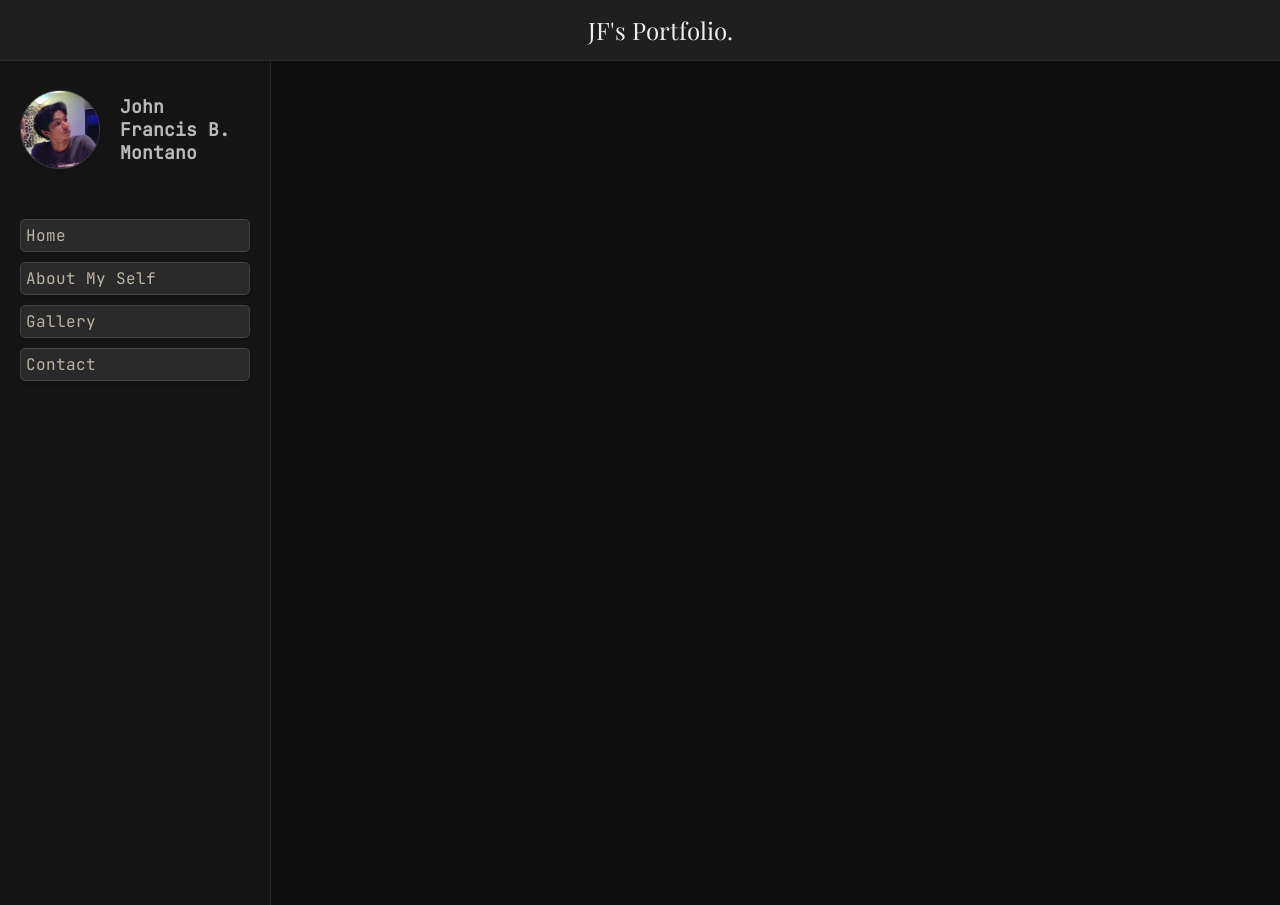
<file: index.html>
<!DOCTYPE html>
<!-- This is the main page of the IFRAME -->
<html lang="en">
<head>
    <link rel="stylesheet" href="Fonts.css">
    <link rel="icon" type="image/png" href="Assets/Profile.png">
    <meta charset="UTF-8">
    <title>JF's Portfolio</title>

    <style>
        body {
            overflow: hidden;
            background-color: #0F0F0F;

            color: #EEEEEE;
            margin: 0;
            font-family: Mono;
            
        }
        .ContHeader { /* i've added a header here -just edit */
            position: fixed;
            top: 0;
            z-index: 1;
            width: 100%;
            display: flex;
            margin-top:0px;
            color: #EEEEEE;
            font-family: Playfair;
            font-size: 12px;
            height: 20px;
            justify-content: center;
            padding: 20px;
            background-color: #212121ea;
            border-bottom: 1.5px solid #2b2b2b;
            box-shadow: 0px 4px 6px rgba(0, 0, 0, 0.1);
            h1{
                align-self: center;
                font-weight: 30;
            }
        }
        /* Main container */
        .container {
            display: flex;
            height: 100vh;
            width: 100%;
            
            .profile{
                display: flex;
                margin-bottom: 40px;
                align-items: center;
                .pfpBorder{
                    display: flex;
                    justify-content: center;
                    align-items: center;
                    width: 150px;
                    margin-right: 20px;
                    border-radius: 100%;
                    border: 1.8px solid #434343;
                    box-shadow: 0px 4px 6px rgba(0, 0, 0, 0.1);
                    .pfp{
                        width: 100%;
                        height: 100%;
                    }
                    
                }
            }
        }
        /* Left column - Navigation */
        .menu {
            
            margin-top: 0px;
            position: Fixed;
            top: 0;
            width: 18%;
            height: 100%;
            background-color: #181818c4;
            padding: 20px;
            padding-top: 80px;
            border-right: 1.5px solid #2b2b2b;

        }
        .menu:hover{
            background-color: #181818e7;
            transition: opacity 0.1s linear;
        }
        .menu h2 {
            color: #b9b9b9;
            font-size: 18px;
        }
        .menu a {
            display: block;
            color: #bbb4a5;
            text-decoration: none;
            padding: 5px;
            margin-bottom: 10px;
            background-color: #2B2A2A;
            border-radius: 5px;
            border: 1px solid #434343;
            box-shadow: 0px 4px 2px rgba(0, 0, 0, 0.1);
        }
        .menu a:hover {
            background-color: #ffd0d0;
            color: #2B2A2A;
            border: 1px solid #a1a1a1;
            font-weight: bold;
            
        }
        /* Right column - Content */
        .content {
            
            width: 100%;
            height: 100%;
            

        }
        iframe {
            width: 100%;
            height: 100%;
            border: none;
        }
        
    </style>
</head>

<body>
    <div class="ContHeader">  <!-- header area  here -->
        <h1> JF's Portfolio.</h1>
    </div>
    <div class="container">

        <!-- LEFT COLUMN -->
        <div class="menu">
            <div class="profile">
                <div class="pfpBorder"><img class="pfp" src="Assets/Profile.png"></div>
                <h2>John Francis B. Montano</h2>
            </div>

            <a href="home.html" target="contentFrame">Home</a>
            <a href="autobiography.html" target="contentFrame">About My Self</a>
            <a href="gallery.html" target="contentFrame">Gallery</a>
            <a href="contacts.html" target="contentFrame">Contact</a>
        </div>

        <!-- RIGHT COLUMN -->
        <div class="content">
            <iframe
                url="home.html"
                name="contentFrame"
                title="Page Content">
            </iframe>
            
            
        </div>
        

    </div>

</body>
</html>
</file>
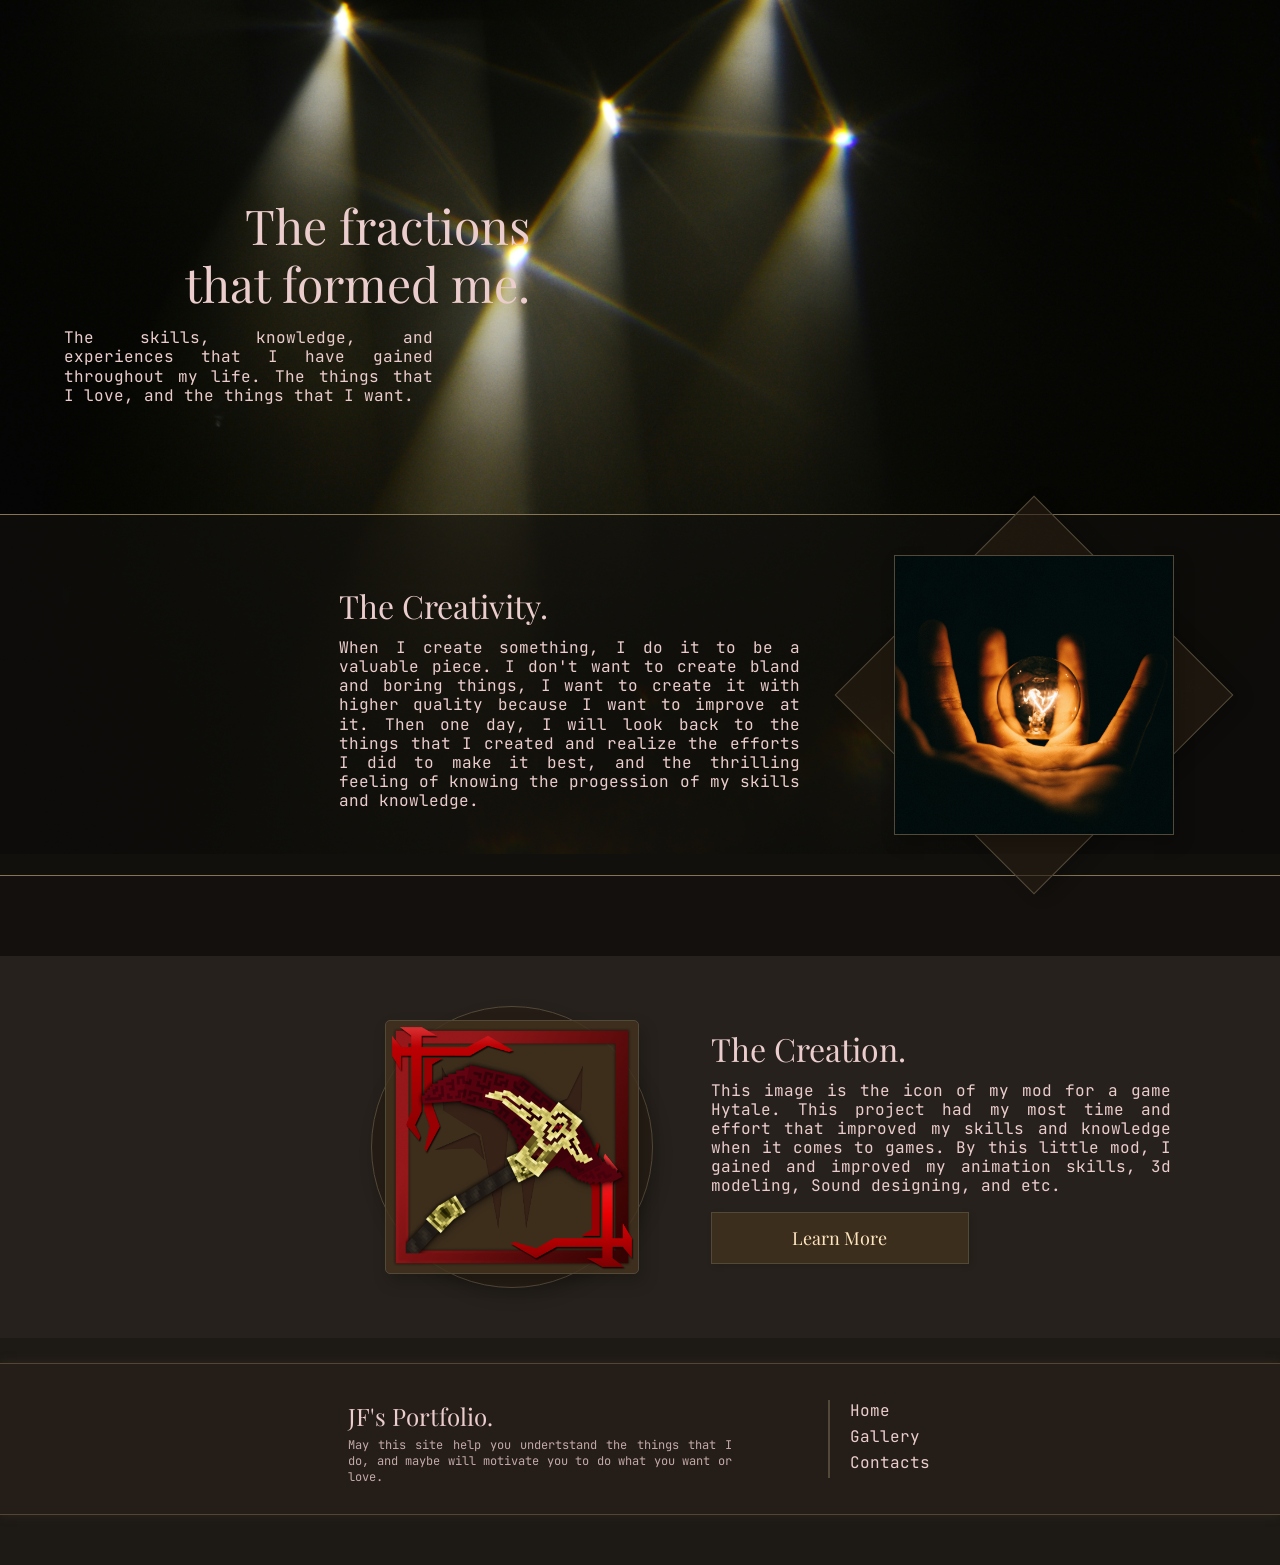
<file: autobiography.html>
<!DOCTYPE html>
<html lang="en">
    <head>
        <link rel="stylesheet" href="Fonts.css">
    </head>
<style>
    html::-webkit-scrollbar,
    body::-webkit-scrollbar {
        display: none;
    }
    @font-face{
        font-family: 'Mono';
        src: url('Assets/Fonts/Jetbrain.ttf') format('truetype');
        font-weight: normal;
        font-style: normal;
        font-display: swap;
    }
    @font-face{
        font-family: 'Playfair';
        src: url('Assets/Fonts/Playfair.ttf') format('truetype');
        font-weight: 100;
        font-style: normal;
        font-display: swap;
    }
    body {
        display: flex;
        flex-direction: column;
        justify-content: center;
        background-color: #13100d;
        background-image: url("./Assets/MySelf_BG.jpg");
        background-size: 100%;
        background-repeat: no-repeat;
        margin: 0px;    
    }
    .Header {
        display: flex;
        flex-direction: column;
        
        display: flex;
        color: #ebcdcd;
        height: 100%;
        justify-content: right;
        
        .HeaderText{
            
            height: 100px;
            margin: 20%, 10%, 20%, 10%;
            text-align: right;
            font-weight: 50;
            justify-items: right;
            margin: 15% 5%;

            h1{
                margin-top: 50%;
                margin: 5px;
                font-size: 48px;
                font-family: Playfair;
                font-weight: 50;
                line-height: 1.2;
                width: 40%;
            }
            p{
                text-align: right;
                margin-left: 0px;
                font-size: 16px;
                font-family: Mono;
                font-weight: 20;
                line-height: 1.2;
                width: 32%;
                text-align: justify;

            }
        }
    }
    .ContCreativity{
        display: flex;
        justify-content: space-evenly;
        align-items: center;
        height: 300px;
        width: 100%;
        padding-top: 30px;
        color: #ebcdcd;
        font-family: Playfair;
        font-size: 24px;
        background-color: #13100d9f;
        margin: 30px 0;
        border-top: 1.5px solid #867555;
        border-bottom: 1.5px solid #867555;
        padding-bottom: 30px;
        .Spacer{
            width: 20%;
        }
        .Sect1{
            width: 40%;
            h2{
                font-size: 32px;
                font-family: Playfair;
                font-weight: 50;
                line-height: 1;
                margin-bottom: 10px;
            }
            p{
                text-align: justify;
                line-height: 1.2;
                font-family: Mono;
                font-size: 16px;
                width: 90%;

            }
        }
        .imgRot{
            display: flex;
            align-content: center;
            rotate: -45deg;
            width: 280px;
            height: 280px;
            border: 1.5px solid #534939;
            box-shadow: 4px 8px 16px rgba(0, 0, 0, 0.212);
            background-color: #251c12a6;
            margin-right: 5%;
            img{
                object-fit: cover;
                width: 1000px;
                rotate: 45deg;
                border: 1.5px solid #534939;
                box-shadow: 4px 8px 16px rgba(0, 0, 0, 0.212);
                

            }
        }
    }
    .Creation{
        display: flex;
        flex-direction: row;
        justify-content: space-evenly;
        color: #ebcdcd;
        
        margin-top: 50px;
        padding: 50px 0;
        height: 100%;
        width: 100%;
        background-color: #554b414d;
        .Spacer{
            width: 20%;
        }
        .imgRot{
            display: flex;
            justify-content: center;
            align-items: center;
            width: 280px;
            height: 280px;
            border-radius: 100%;
            border: 1px solid #534939;
            box-shadow: 4px 8px 16px rgba(0, 0, 0, 0.212);
            background-color: #251c12a6;

            img{
                width: 90%;
                height: 90%;
                border-radius: 5px;
                border: 1px solid #534939;
                box-shadow: 4px 8px 16px rgba(0, 0, 0, 0.212);
                background-color: #42321ed5;
            }

        }
        .Sect1{
            width: 40%;
            h2{
                font-size: 32px;
                font-family: Playfair;
                font-weight: 50;
                line-height: 1;
                margin-bottom: 10px;
            }
            p{
                text-align: justify;
                line-height: 1.2;
                font-family: Mono;
                font-size: 16px;
                width: 90%;

            }
            .modLink{
                display: flex;
                justify-content: center;
                align-items: center;
                width: 50%;
                height: 50px;
                box-shadow: 2px 2px 6px rgba(0, 0, 0, 0.116);
                border: 1px solid #534939;
                background-color: #42321ecb;
                a{
                    font-family: Playfair;
                    text-decoration: none;
                    color: #ffe6c0;
                    font-weight: 50;
                    font-size: 18px;
                }
            }
            .modLink:hover{
                border: 1px solid #5349396b;
                background-color: #554b414d;
                box-shadow: 4px 4px 6px rgba(0, 0, 0, 0.212);
                transition: ease 2s linear;
                a{
                    color: #f5c386;
                }
                
            }
            
        }
        
    }
    .Footer{
        height: 100%;
        width: 100%;
        background-color: #554b4127;
        padding-bottom: 50px;
        padding-top: 25px;

        .contFoot{
            display: flex;
            justify-content: space-evenly;
            align-items: center;
            height: 150px;
            width: 100%;
            border-top: 1px solid #524734;
            border-bottom: 1px solid #524734;
            box-shadow: 0px 0px 10px #4e443159;
            background-color: #2b231b8e;

            .Spacer{
                width: 20%;
            }
            .Details{
                color: #ebcdcd;
                width: 30%;
                margin-right: 50px;
                h2{
                    font-family: Playfair;
                    margin-bottom: 5px;
                    font-weight: 60;
                }
                p{
                    font-family: Mono;
                    margin-top: 0px;
                    font-size: 12px;
                    text-align: justify;
                    opacity: 0.8;
                }

            }
            .Pages{
                width: 30%;
                display: flex;
                flex-direction: column;
                border-left: 2px solid #534939;
                padding-left: 20px;
                align-content: center;

                a{
                    margin-bottom: 5px;
                    font-family: Mono;
                    color: #ebcdcd;
                    text-decoration: none;

                }
                a:hover{
                    margin-bottom: 5px;
                    font-family: Mono;
                    color: #c9ae57;
                    text-decoration: none;
                }
            }
        }
        
    }
    
</style>

<body>
    <div class="Header">
        <div class="HeaderText">
            <h1>The fractions <br>that formed me.</h1>
            <p>
                The skills, knowledge, and experiences that I have gained throughout my life. The things that I love, and the things that I want.
                
            </p>
        </div>
    </div>
    <div class="ContCreativity">
        <div class="Spacer"></div>
        <div class="Sect1">
            <h2>The Creativity.</h2>
            <p>
                When I create something, I do it to be a valuable piece. I don't want to create bland and boring things, I want to create it with higher quality because I want to improve at it. Then one day, I will look back to the things that I created and realize the efforts I did to make it best, and the thrilling feeling of knowing the progession of my skills and knowledge.
            </p>
        </div>
        <div class="imgRot"><img src="Assets/Creativity.jpg" alt="creation"></div>
    </div>
     <div class="Creation">
        <div class="Spacer"></div>
        <div class="imgRot"><img src="Assets/ModIcon.png" alt="creation"></div>
        <div class="Sect1">
            <h2>The Creation.</h2>
            <p>
                This image is the icon of my mod for a game Hytale. This project had my most time and effort that improved my skills and knowledge when it comes to games. By this little mod, I gained and improved my animation skills, 3d modeling, Sound designing, and etc. 
            </p>
            <div class="modLink"><a href="https://www.curseforge.com/hytale/mods/fls-exotic-weaponry" target="_blank" alt="FL's Exotic Weaponry">Learn More</a></div>
        </div>
    </div>
    <div class="Footer">
        <div class="contFoot">
            <div class="Spacer"></div>
            <div class="Details">
                <h2>JF's Portfolio.</h2>
                <p>May this site help you undertstand the things that I do, and maybe will motivate you to do what you want or love.</p>
            </div>
            <div class="Pages">
                <a href="home.html">Home</a>
                <a href="gallery.html">Gallery</a>
                <a href="contacts.html">Contacts</a>
            </div>
            
        </div>
    </div>
</body>
</html>
</file>
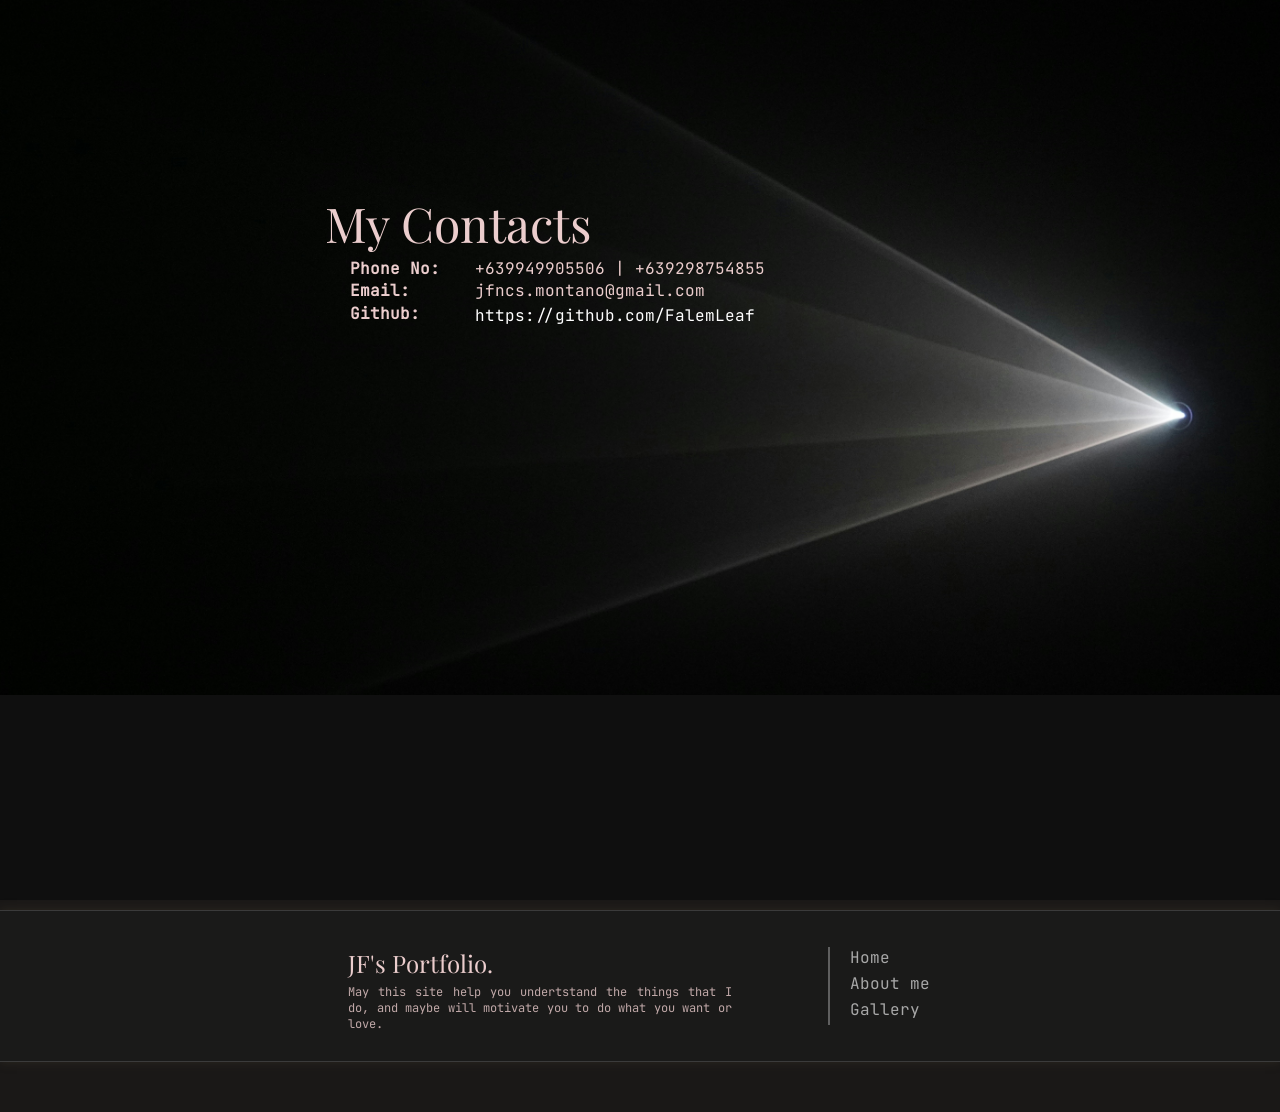
<file: contacts.html>
<!DOCTYPE html>
<html lang="en">
    <head>
        <link rel="stylesheet" href="Fonts.css">
    </head>
<style>
    html::-webkit-scrollbar,
    body::-webkit-scrollbar {
    display: none;
    }
    @font-face{
        font-family: 'Mono';
        src: url('Assets/Fonts/Jetbrain.ttf') format('truetype');
        font-weight: normal;
        font-style: normal;
        font-display: swap;
    }
    @font-face{
        font-family: 'Playfair';
        src: url('Assets/Fonts/Playfair.ttf') format('truetype');
        font-weight: 100;
        font-style: normal;
        font-display: swap;
    }
    body {
        background-color: #0F0F0F;
        margin: 0px;
    }
    .Header {
        background-image: url("./Assets/Home_BG.jpg");
        background-size: 100%;
        background-repeat: no-repeat;
        display: flex;
        background-color: #0F0F0F;
        color: #ebcdcd;
        height: 100vh;
        
        
        .HeaderText{
            margin-top: 15%;
            margin-left: 25%;
            width: 60%;
            margin-bottom: 20px;
            text-align: left;
            font-weight: 50;
            h1{
                margin: 5px;
                font-size: 48px;
                font-family: Playfair;
                font-weight: 50;
                line-height: 1.1;
                
            }
            .details{
                display: flex;
                a{
                    margin-left: 30px;
                    text-decoration: underline;
                    text-decoration: none;
                    font-family: mono;
                    color: white;

                }
                a:hover{
                    color: red;

                }
            }
            p{
                margin: 5px;
                margin-left: 30px;
                font-size: 16px;
                font-family: Mono;
                font-weight: 20;
                line-height: 1.1;
                text-align: justify;
            }
        }
    }
    .Footer{
        height: 100%;
        width: 100%;
        background-color: #554b4127;
        padding-bottom: 50px;
        padding-top: 10px;

        .contFoot{
            display: flex;
            justify-content: space-evenly;
            align-items: center;
            height: 150px;
            width: 100%;
            border-top: 1px solid #3b3b3b;
            border-bottom: 1px solid #3b3b3b;
            box-shadow: 0px 0px 10px #4e443159;
            background-color: #1b1b1b8e;

            .Spacer{
                width: 20%;
            }
            .Details{
                color: #ebcdcd;
                width: 30%;
                margin-right: 50px;
                h2{
                    font-family: Playfair;
                    margin-bottom: 5px;
                    font-weight: 60;
                }
                p{
                    font-family: Mono;
                    margin-top: 0px;
                    font-size: 12px;
                    text-align: justify;
                    opacity: 0.8;
                }

            }
            .Pages{
                width: 30%;
                display: flex;
                flex-direction: column;
                border-left: 2px solid #5f5f5f;
                padding-left: 20px;
                align-content: center;

                a{
                    margin-bottom: 5px;
                    font-family: Mono;
                    color: #a8a8a8;
                    text-decoration: none;

                }
                a:hover{
                    margin-bottom: 5px;
                    font-family: Mono;
                    color: white;
                    text-decoration: none;
                }
            }
        }
        
    }
    
</style>

<body>
    <div class="Header">
        <div class="HeaderText">
            <h1>My Contacts</h1>
            <div class="details">
                <div>
                    <p>
                    <b>Phone No:</b>
                    </p>
                    <p>
                        <b>Email:</b>
                    </p>
                    <p>
                    <b>Github:</b>
                    </p>
                </div>
                <div>
                    <p>
                        +639949905506 | +639298754855
                    </p>
                    <p>
                        jfncs.montano@gmail.com
                    </p>
                    <a href="https://github.com/FalemLeaf" target="_blank">
                        https://github.com/FalemLeaf
                    </a>
                </div>
            </div>
        </div>
    </div>
    <div class="Footer">
        <div class="contFoot">
            <div class="Spacer"></div>
            <div class="Details">
                <h2>JF's Portfolio.</h2>
                <p>May this site help you undertstand the things that I do, and maybe will motivate you to do what you want or love.</p>
            </div>
            <div class="Pages">
                <a href="home.html">Home</a>
                <a href="autobiography.html">About me</a>
                <a href="gallery.html">Gallery</a>
            </div>
            
        </div>
    </div>
</body>
</html>
</file>
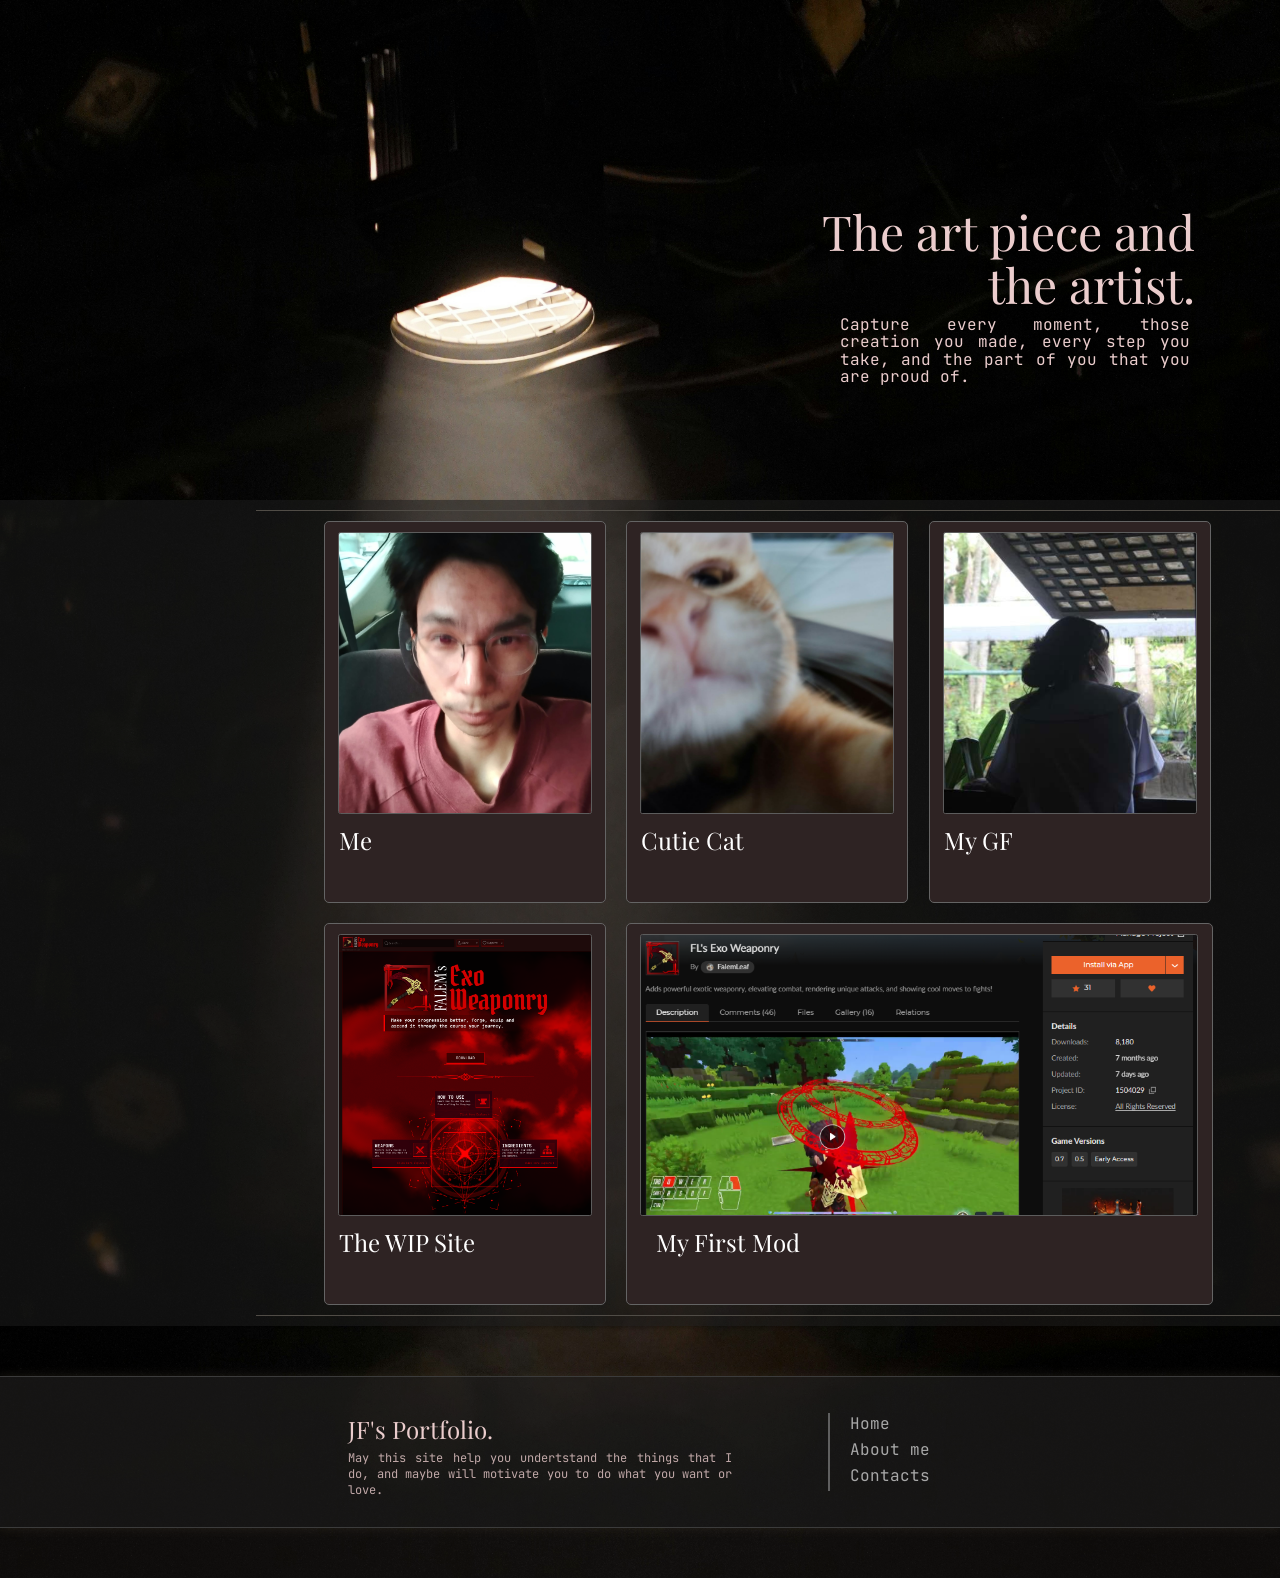
<file: gallery.html>
<!DOCTYPE html>
<html lang="en">
    <head>
        <link rel="stylesheet" href="Fonts.css">
    </head>
<style>
    html::-webkit-scrollbar,
    body::-webkit-scrollbar {
    display: none;
    }
    @font-face{
        font-family: 'Mono';
        src: url('Assets/Fonts/Jetbrain.ttf') format('truetype');
        font-weight: normal;
        font-style: normal;
        font-display: swap;
    }
    @font-face{
        font-family: 'Playfair';
        src: url('Assets/Fonts/Playfair.ttf') format('truetype');
        font-weight: 100;
        font-style: normal;
        font-display: swap;
    }
    body {
        background-image: url("./Assets/Gallery_BG.jpg");
        background-size: 100%;
        background-repeat: no-repeat;
        margin: 0px;
    }
    .Header {
        display: flex;
        flex-direction: column;
        color: #ebcdcd;
        height: 500px;
        
        .HeaderText{
            display: flex;
            flex-direction: column;
            align-items: end;
            margin-top: 200px;
            margin-bottom: 20px;
            margin-right: 80px;
            text-align: right;
            font-weight: 50;
            h1{
                margin: 5px;
                font-size: 48px;
                font-family: Playfair;
                text-align: right;
                font-weight: 50;
                line-height: 1.1;
                width: 400px;
            }
            p{
                justify-items: right;

                text-align: justify;
                margin: 0px;
                margin-right: 10px;
                font-size: 16px;
                font-family: Mono;
                font-weight: 20;
                line-height: 1.1;
                width: 350px;

            }
        }
    }
    .glrBody{
        display: flex;
        flex-direction: row;
        justify-content: space-between;
        box-shadow: 2px 2px 4px rgba(0, 0, 0, 0.274);
        background-color: #1b1b1b8e;
        width: 100vw;
        .spacer{
            width: 25%;
        }
        .cardBorder{
            display: flex;
            justify-content: center;
            height: 100%;
            border-top: 1px solid rgb(80, 76, 70);
            border-bottom: 1px solid rgb(80, 76, 70);
            width: 100%;
            margin: 10px 0;
            .cardContainer{
                display: grid;
                justify-content: space-between;
                grid-template-columns: auto auto auto;

                
                .card{
                    display: flex;
                    flex-direction: column;
                    align-items: center;
                    width: 280px;
                    height: 380px;
                    background-color: rgb(46, 35, 35);
                    border: 1px solid rgb(100, 100, 100);
                    border-radius: 5px;
                    margin: 10px;
                    transition: transform 0.1s ease-in;

                    .cardImg{
                        margin-top: 10px;
                        width: 90%;
                        height: 280px;
                        border:1px solid rgb(92, 92, 92);
                        border-radius: 2.5px;
                        overflow: hidden;
                        img{
                            width: 100%;
                        }

                    }
                    .cardDesc{
                        color: white;
                        font-family: playfair;
                        width: 90%;
                        h2{
                            font-weight: 50;
                            margin-top: 10px;
                            text-align: left;
                        }
                    }
                }
                .card:hover{
                    transform: scale(1.1);
                    transition: 0.1s ease-out;
                }
                .wideCard{
                    display: flex;
                    flex-direction: column;
                    align-items: center;
                    width: 585px;
                    height: 380px;
                    background-color: rgb(46, 35, 35);
                    border: 1px solid rgb(100, 100, 100);
                    border-radius: 5px;
                    margin: 10px;
                    transition: transform 0.1s ease-in;

                    .cardImg{
                        margin-top: 10px;
                        width: 95%;
                        height: 280px;
                        border:1px solid rgb(92, 92, 92);
                        border-radius: 2.5px;
                        overflow: hidden;
                        img{
                            width: 100%;
                        }

                    }
                    .cardDesc{
                        color: white;
                        font-family: playfair;
                        width: 90%;
                        h2{
                            font-weight: 50;
                            margin-top: 10px;
                            text-align: left;
                        }
                    }
                }
                .wideCard:hover{
                    transform: scale(1.1);
                    transition: 0.1s ease-out;
                }
            }
        }
    }
    .Footer{
        height: 100%;
        width: 100%;
        background-color: #554b4127;
        padding-bottom: 50px;
        margin-top: 50px;
        .contFoot{
            display: flex;
            justify-content: space-evenly;
            align-items: center;
            height: 150px;
            width: 100%;
            border-top: 1px solid #3b3b3b;
            border-bottom: 1px solid #3b3b3b;
            box-shadow: 0px 0px 10px #4e443159;
            background-color: #1b1b1b8e;

            .Spacer{
                width: 20%;
            }
            .Details{
                color: #ebcdcd;
                width: 30%;
                margin-right: 50px;
                h2{
                    font-family: Playfair;
                    margin-bottom: 5px;
                    font-weight: 60;
                }
                p{
                    font-family: Mono;
                    margin-top: 0px;
                    font-size: 12px;
                    text-align: justify;
                    opacity: 0.8;
                }

            }
            .Pages{
                width: 30%;
                display: flex;
                flex-direction: column;
                border-left: 2px solid #5f5f5f;
                padding-left: 20px;
                align-content: center;

                a{
                    margin-bottom: 5px;
                    font-family: Mono;
                    color: #a8a8a8;
                    text-decoration: none;

                }
                a:hover{
                    margin-bottom: 5px;
                    font-family: Mono;
                    color: white;
                    text-decoration: none;
                }
            }
        }
        
    }
    
</style>

<body>
    <div class="Header">
        <div class="HeaderText">
            <h1>The art piece and the artist.</h1>
            <p>
                Capture every moment, those creation you made, every step you take, and the part of you that you are proud of.
                
            </p>
        </div>
    </div>
    <div class="glrBody">
        <div class="spacer"></div>
        <div class="cardBorder">
            <div class="cardContainer">
                <div class="card">
                    <div class="cardImg">
                        <img src="Assets/img1.png" alt="1">
                    </div>
                    <div class="cardDesc">
                        <h2>Me</h2>
                    </div>
                </div>
                <div class="card">
                    <div class="cardImg">
                        <img src="Assets/img2.png" alt="1">
                    </div>
                    <div class="cardDesc">
                        <h2>Cutie Cat</h2>
                    </div>
                </div>
                <div class="card">
                    <div class="cardImg">
                        <img src="Assets/img3.png" alt="1">
                    </div>
                    <div class="cardDesc">
                        <h2>My GF</h2>
                    </div>
                </div>
                <div class="card">
                    <div class="cardImg">
                        <img src="Assets/img4.png" alt="1">
                    </div>
                    <div class="cardDesc">
                        <h2>The WIP Site</h2>
                    </div>
                </div>
                <div class="wideCard" style="grid-column: span 2;">
                    <div class="cardImg">
                        <img src="Assets/img5.png" alt="1">
                    </div>
                    <div class="cardDesc">
                        <h2>My First Mod</h2>
                    </div>
                </div>               
            </div>
        </div>
    </div>
    <div class="Footer">
        <div class="contFoot">
            <div class="Spacer"></div>
            <div class="Details">
                <h2>JF's Portfolio.</h2>
                <p>May this site help you undertstand the things that I do, and maybe will motivate you to do what you want or love.</p>
            </div>
            <div class="Pages">
                <a href="home.html">Home</a>
                <a href="autobiography.html">About me</a>
                <a href="contacts.html">Contacts</a>
            </div>
            
        </div>
    </div>
</body>
</html>
</file>
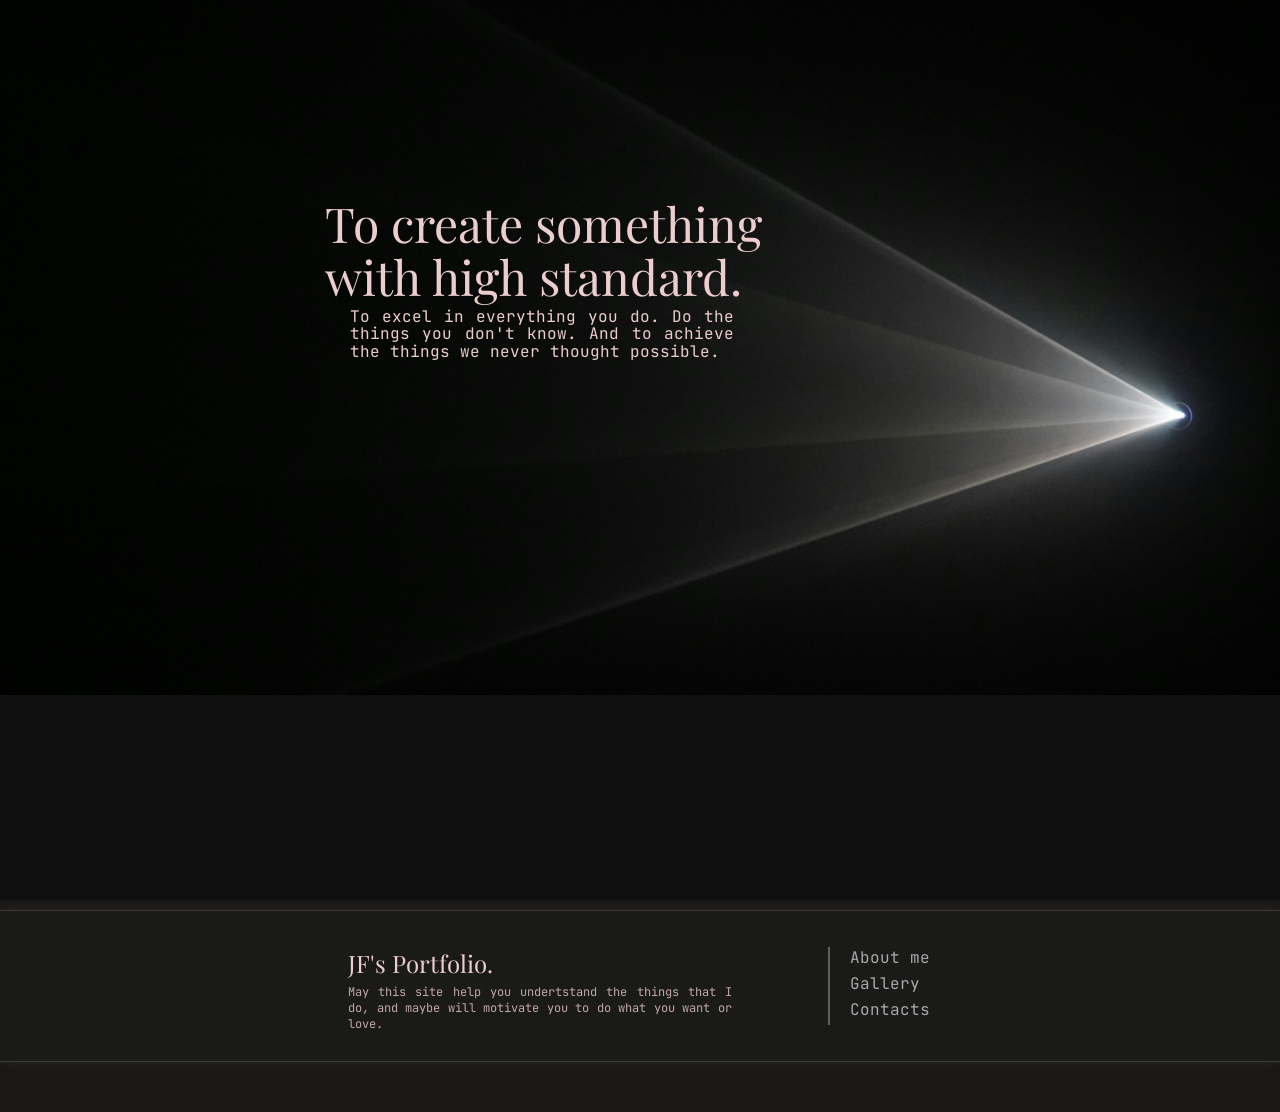
<file: home.html>
<!DOCTYPE html>
<html lang="en">
    <head>
        <link rel="stylesheet" href="Fonts.css">
    </head>
<style>
    html::-webkit-scrollbar,
    body::-webkit-scrollbar {
    display: none;
    }
    @font-face{
        font-family: 'Mono';
        src: url('Assets/Fonts/Jetbrain.ttf') format('truetype');
        font-weight: normal;
        font-style: normal;
        font-display: swap;
    }
    @font-face{
        font-family: 'Playfair';
        src: url('Assets/Fonts/Playfair.ttf') format('truetype');
        font-weight: 100;
        font-style: normal;
        font-display: swap;
    }
    body {
        background-color: #0F0F0F;
        margin: 0px;
    }
    .Header {
        background-image: url("./Assets/Home_BG.jpg");
        background-size: 100%;
        background-repeat: no-repeat;
        display: flex;
        background-color: #0F0F0F;
        color: #ebcdcd;
        height: 100vh;
        
        
        .HeaderText{
            margin-top: 15%;
            margin-left: 25%;
            width: 40%;
            margin-bottom: 20px;
            text-align: left;
            font-weight: 50;
            h1{
                margin: 5px;
                font-size: 48px;
                font-family: Playfair;
                font-weight: 50;
                line-height: 1.1;
                
            }
            p{
                margin: 0px;
                margin-left: 30px;
                font-size: 16px;
                font-family: Mono;
                font-weight: 20;
                line-height: 1.1;
                width: 75%;
                text-align: justify;
            }
        }
    }
    .Footer{
        height: 100%;
        width: 100%;
        background-color: #554b4127;
        padding-bottom: 50px;
        padding-top: 10px;

        .contFoot{
            display: flex;
            justify-content: space-evenly;
            align-items: center;
            height: 150px;
            width: 100%;
            border-top: 1px solid #3b3b3b;
            border-bottom: 1px solid #3b3b3b;
            box-shadow: 0px 0px 10px #4e443159;
            background-color: #1b1b1b8e;

            .Spacer{
                width: 20%;
            }
            .Details{
                color: #ebcdcd;
                width: 30%;
                margin-right: 50px;
                h2{
                    font-family: Playfair;
                    margin-bottom: 5px;
                    font-weight: 60;
                }
                p{
                    font-family: Mono;
                    margin-top: 0px;
                    font-size: 12px;
                    text-align: justify;
                    opacity: 0.8;
                }

            }
            .Pages{
                width: 30%;
                display: flex;
                flex-direction: column;
                border-left: 2px solid #5f5f5f;
                padding-left: 20px;
                align-content: center;

                a{
                    margin-bottom: 5px;
                    font-family: Mono;
                    color: #a8a8a8;
                    text-decoration: none;

                }
                a:hover{
                    margin-bottom: 5px;
                    font-family: Mono;
                    color: white;
                    text-decoration: none;
                }
            }
        }
        
    }
    
</style>

<body>
    <div class="Header">
        <div class="HeaderText">
            <h1>To create something with high standard.</h1>
            <p>
                To excel in everything you do. Do the things you don't know. And to achieve the things we never thought possible.
                
            </p>
        </div>
        <div>

        </div>
    </div>
    <div class="Footer">
        <div class="contFoot">
            <div class="Spacer"></div>
            <div class="Details">
                <h2>JF's Portfolio.</h2>
                <p>May this site help you undertstand the things that I do, and maybe will motivate you to do what you want or love.</p>
            </div>
            <div class="Pages">
                <a href="autobiography.html">About me</a>
                <a href="gallery.html">Gallery</a>
                <a href="contacts.html">Contacts</a>
            </div>
            
        </div>
    </div>
</body>
</html>
</file>
<file: Fonts.css>
@font-face{
    font-family: 'Mono';
    src: url('Assets/Fonts/Jetbrain.ttf') format('truetype');
    font-weight: normal;
    font-style: normal;
    font-display: swap;
}
@font-face{
    font-family: 'Playfair';
    src: url('Assets/Fonts/Playfair.ttf') format('truetype');
    font-weight: 100;
    font-style: normal;
    font-display: swap;
}
</file>
